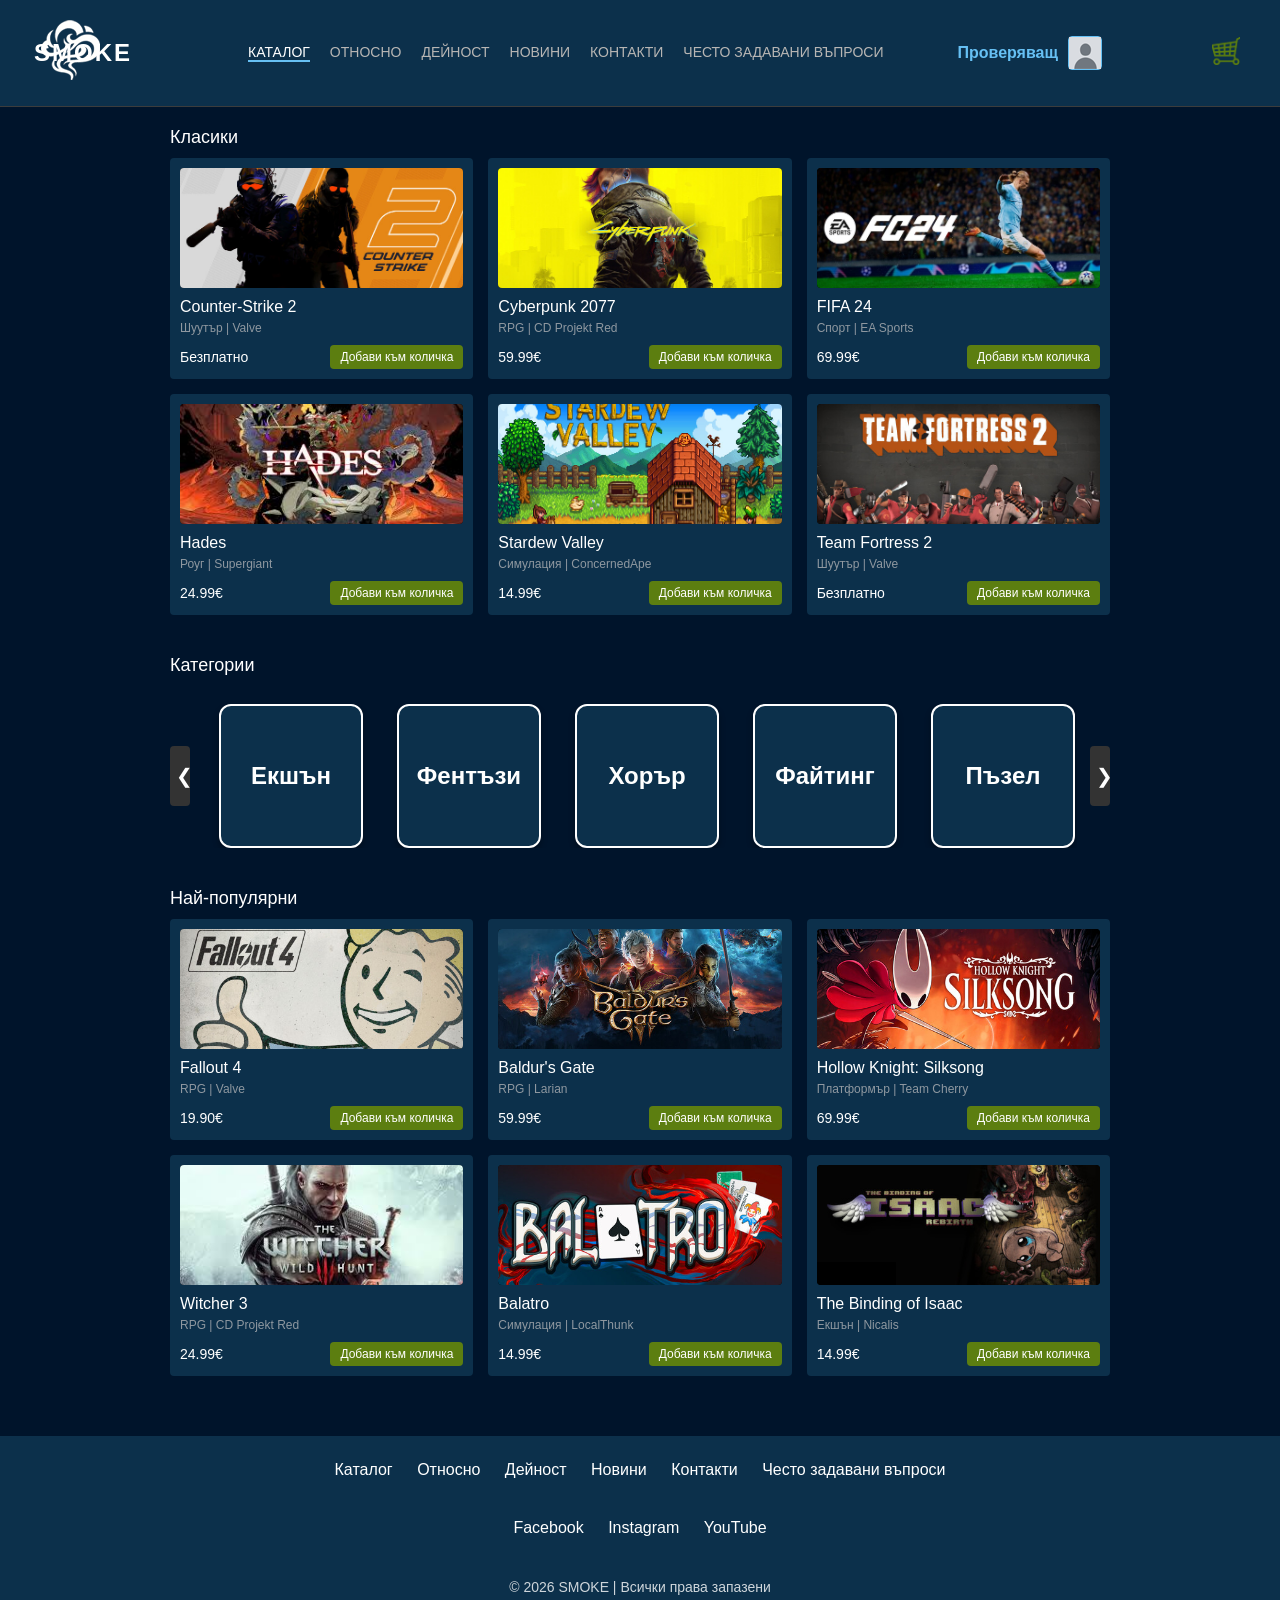
<file: index.html>
<!DOCTYPE html>
<html lang="bg">
<head>
    <meta charset="UTF-8">
    <title>SMOKE - Каталог</title>

    <meta name="description" content="Купи най-новите PC игри и лицензионни ключове за Steam и Epic Games на ниски цени. Моментална доставка и гаранция от SMOKE.">
    <meta name="keywords" content="игри, евтини игри, pc gaming, дигитална дистрибуция, smoke магазин">
    <meta name="author" content="SMOKE Team">

    <meta name="viewport" content="width=device-width, initial-scale=1.0">

    <link rel="stylesheet" href="styles.css">
    <link rel="icon" type="image/x-icon" href="icon.ico">
    
</head>
<body>

    <div class="header">
        <a href="index.html"><div class="logo"><img src="logo.png" alt="logo"></div></a>
        <a href="index.html"><div class="logo" style="margin-left: -140px;">SMOKE</div></a>
        <div class="nav">
            <a href="index.html" style="color:#fff; border-bottom: 2px solid #66c0f4;">Каталог</a>
            <a href="about.html">Относно</a>
            <a href="activity.html">Дейност</a>
            <a href="news.html">Новини</a>
            <a href="contacts.html">Контакти</a>
            <a href="faq.html">Често задавани въпроси</a>
        </div>
        <div class="user-profile">
            <span>Проверяващ</span> 
            <div class="avatar"><img src="user.png"></div>
            <a href="" class="cart"><img style="height: 28px; width: 28px;" src="cart.png"></a>
        </div>
    </div>

    <div class="container">

        <div class="section-title">Класики</div>
        <div class="game-grid">
            
            <div class="card">
                <div class="card-img"><img src="cs2.jpg" style="width: 100%; height: 100%; object-fit: cover; border-radius: 4px;"></div>
                <div class="card-title">Counter-Strike 2</div>
                <div class="card-genre">Шуутър | Valve</div>
                <div class="price-row">
                    <div class="price">Безплатно</div>
                    <button class="buy-btn">Добави към количка</button>
                </div>
            </div>

            <div class="card">
                <div class="card-img"><img src="cb.jpg" alt="Cyberpunk 2077 Picture" style="width: 100%; height: 100%; object-fit: cover; border-radius: 4px;"></div>
                <div class="card-title">Cyberpunk 2077</div>
                <div class="card-genre">RPG | CD Projekt Red</div>
                <div class="price-row">
                    <div class="price">59.99€</div>
                    <button class="buy-btn">Добави към количка</button>
                </div>
            </div>

            <div class="card">
                <div class="card-img"><img src="fi.jpg" alt="FIFA24 Picture" style="width: 100%; height: 100%; object-fit: cover; border-radius: 4px;"></div>
                <div class="card-title">FIFA 24</div>
                <div class="card-genre">Спорт | EA Sports</div>
                <div class="price-row">
                    <div class="price">69.99€</div>
                    <button class="buy-btn">Добави към количка</button>
                </div>
            </div>

             <div class="card">
                <div class="card-img"><img src="hades.jpg" alt="Hades Picture" style="width: 100%; height: 100%; object-fit: cover; border-radius: 4px;"></div>
                <div class="card-title">Hades</div>
                <div class="card-genre">Роуг | Supergiant</div>
                <div class="price-row">
                    <div class="price">24.99€</div>
                    <button class="buy-btn">Добави към количка</button>
                </div>
            </div>

             <div class="card">
                <div class="card-img"><img src="st.jpg" alt="Stardew Valley Picture" style="width: 100%; height: 100%; object-fit: cover; border-radius: 4px;"></div>
                <div class="card-title">Stardew Valley</div>
                <div class="card-genre">Симулация | ConcernedApe</div>
                <div class="price-row">
                    <div class="price">14.99€</div>
                    <button class="buy-btn">Добави към количка</button>
                </div>
            </div>

            <div class="card">
                <div class="card-img"><img src="tf.jpg" alt="Team Fortress 2 Picture" style="width: 100%; height: 100%; object-fit: cover; border-radius: 4px;"></div>
                <div class="card-title">Team Fortress 2</div>
                <div class="card-genre">Шуутър | Valve</div>
                <div class="price-row">
                    <div class="price">Безплатно</div>
                    <button class="buy-btn">Добави към количка</button>
                </div>
            </div>

        </div>
    </div>

<div class="container">
    <div class="section-title">Категории</div><br>
    <div class="slider-wrapper">
      <button class="nav-btn" onclick="slide(-1)">&#10094;</button>
      <div class="slider-track" id="track">
        <a href="" class="card-category" style="background-size: cover; background-position: center; color: white; border: 2px solid #fff;">
             <p>Екшън</p>
        </a>

        <a href="" class="card-category" style="background-color: #0c304b; color: white; border: 2px solid #fff;">
            <p>Фентъзи</p>
        </a>

        <a href="" class="card-category" style="background-color: #0c304b; color: rgb(255, 255, 255); border: 2px solid #fff;">
            <p>Хорър</p>
        </a>

        <a href="" class="card-category" style="background-color: #0c304b; color: rgb(255, 255, 255); border: 2px solid #fff;">
            <p>Файтинг</p>
        </a>

        <a href="" class="card-category" style="background-color: #0c304b; color: rgb(255, 255, 255); border: 2px solid #fff;">
            <p>Пъзел</p>
        </a>

        <a href="" class="card-category" style="background-color: #0c304b; color: rgb(255, 255, 255); border: 2px solid #fff;">
            <p>Стратегия</p>
        </a>

        <a href="" class="card-category" style="background-color: #0c304b; color: rgb(255, 255, 255); border: 2px solid #fff;">
            <p>Състезание</p>
        </a>

        <a href="" class="card-category" style="background-color: #0c304b; color: rgb(255, 255, 255); border: 2px solid #fff;">
            <p>Спорт</p>
        </a>

        <a href="" class="card-category" style="background-color: #0c304b; color: white; border: 2px solid #fff;">
            <p>Шуутър</p>
        </a>

        <a href="" class="card-category" style="background-color: #0c304b; color: white; border: 2px solid #fff;">
            <p>MOBA</p>
        </a>

        <a href="" class="card-category" style="background-color: #0c304b; color: rgb(255, 255, 255); border: 2px solid #fff;">
            <p>FPS</p>
        </a>

        <a href="" class="card-category" style="background-color: #0c304b; color: rgb(255, 255, 255); border: 2px solid #fff;">
            <p>RPG</p>
        </a>
      </div>
      <button class="nav-btn" onclick="slide(1)">&#10095;</button>
    </div>
  </div>
        <div class="container">
        <div class="section-title">Най-популярни</div>
        <div class="game-grid">
            
            <div class="card">
                <div class="card-img"><img src="fall.jpg" alt="Fallout 4 Picture" style="width: 100%; height: 100%; object-fit: cover; border-radius: 4px;"></div>
                <div class="card-title">Fallout 4</div>
                <div class="card-genre">RPG | Valve</div>
                <div class="price-row">
                    <div class="price">19.90€</div>
                    <button class="buy-btn">Добави към количка</button>
                </div>
            </div>

            <div class="card">
                <div class="card-img"><img src="bal.jpg" alt="Baldur's Gate Picture" style="width: 100%; height: 100%; object-fit: cover; border-radius: 4px;"></div>
                <div class="card-title">Baldur's Gate</div>
                <div class="card-genre">RPG | Larian</div>
                <div class="price-row">
                    <div class="price">59.99€</div>
                    <button class="buy-btn">Добави към количка</button>
                </div>
            </div>

            <div class="card">
                <div class="card-img"> <img src="hol.jpg" alt="Hollow Knight Picture" style="width: 100%; height: 100%; object-fit: cover; border-radius: 4px;"></div>
                <div class="card-title">Hollow Knight: Silksong</div>
                <div class="card-genre">Платформър | Team Cherry</div>
                <div class="price-row">
                    <div class="price">69.99€</div>
                    <button class="buy-btn">Добави към количка</button>
                </div>
            </div>

             <div class="card">
                <div class="card-img"><img src="wi.jpg" alt="Witcher 3 Picture" style="width: 100%; height: 100%; object-fit: cover; border-radius: 4px;"></div>
                <div class="card-title">Witcher 3</div>
                <div class="card-genre">RPG | CD Projekt Red</div>
                <div class="price-row">
                    <div class="price">24.99€</div>
                    <button class="buy-btn">Добави към количка</button>
                </div>
            </div>

             <div class="card">
                <div class="card-img"><img src="bala.jpg" alt="Balatro Picture" style="width: 100%; height: 100%; object-fit: cover; border-radius: 4px;"></div>
                <div class="card-title">Balatro</div>
                <div class="card-genre">Симулация | LocalThunk</div>
                <div class="price-row">
                    <div class="price">14.99€</div>
                    <button class="buy-btn">Добави към количка</button>
                </div>
            </div>

            <div class="card">
                <div class="card-img"><img src="bin.jpg" alt="The Binding of Isaac Picture" style="width: 100%; height: 100%; object-fit: cover; border-radius: 4px;"></div>
                <div class="card-title">The Binding of Isaac</div>
                <div class="card-genre">Екшън | Nicalis</div>
                <div class="price-row">
                    <div class="price">14.99€</div>
                    <button class="buy-btn">Добави към количка</button>
                </div>
            </div>

        </div>
    </div>



<div id="footer">
        <div class="footer-links">
    <a href="index.html">Каталог</a>
    <a href="about.html">Относно</a>
    <a href="activity.html">Дейност</a>
    <a href="news.html">Новини</a>
    <a href="contacts.html">Контакти</a>
    <a href="faq.html">Често задавани въпроси</a>
  </div>
  <div class="footer-social">
    <a href="" target="_blank">Facebook</a>
    <a href="" target="_blank">Instagram</a>
    <a href="" target="_blank">YouTube</a>
  </div>
<br>
  <p class="footer-copy">© 2026 SMOKE | Всички права запазени</p>
    </div>

    </div>
<script>
  function slide(direction) {
    const track = document.getElementById('track');
    const cardWidth = track.querySelector('.card-category').offsetWidth + 20;
    
    track.scrollLeft += direction * cardWidth;
  }
</script>

</body>
</html>
</file>
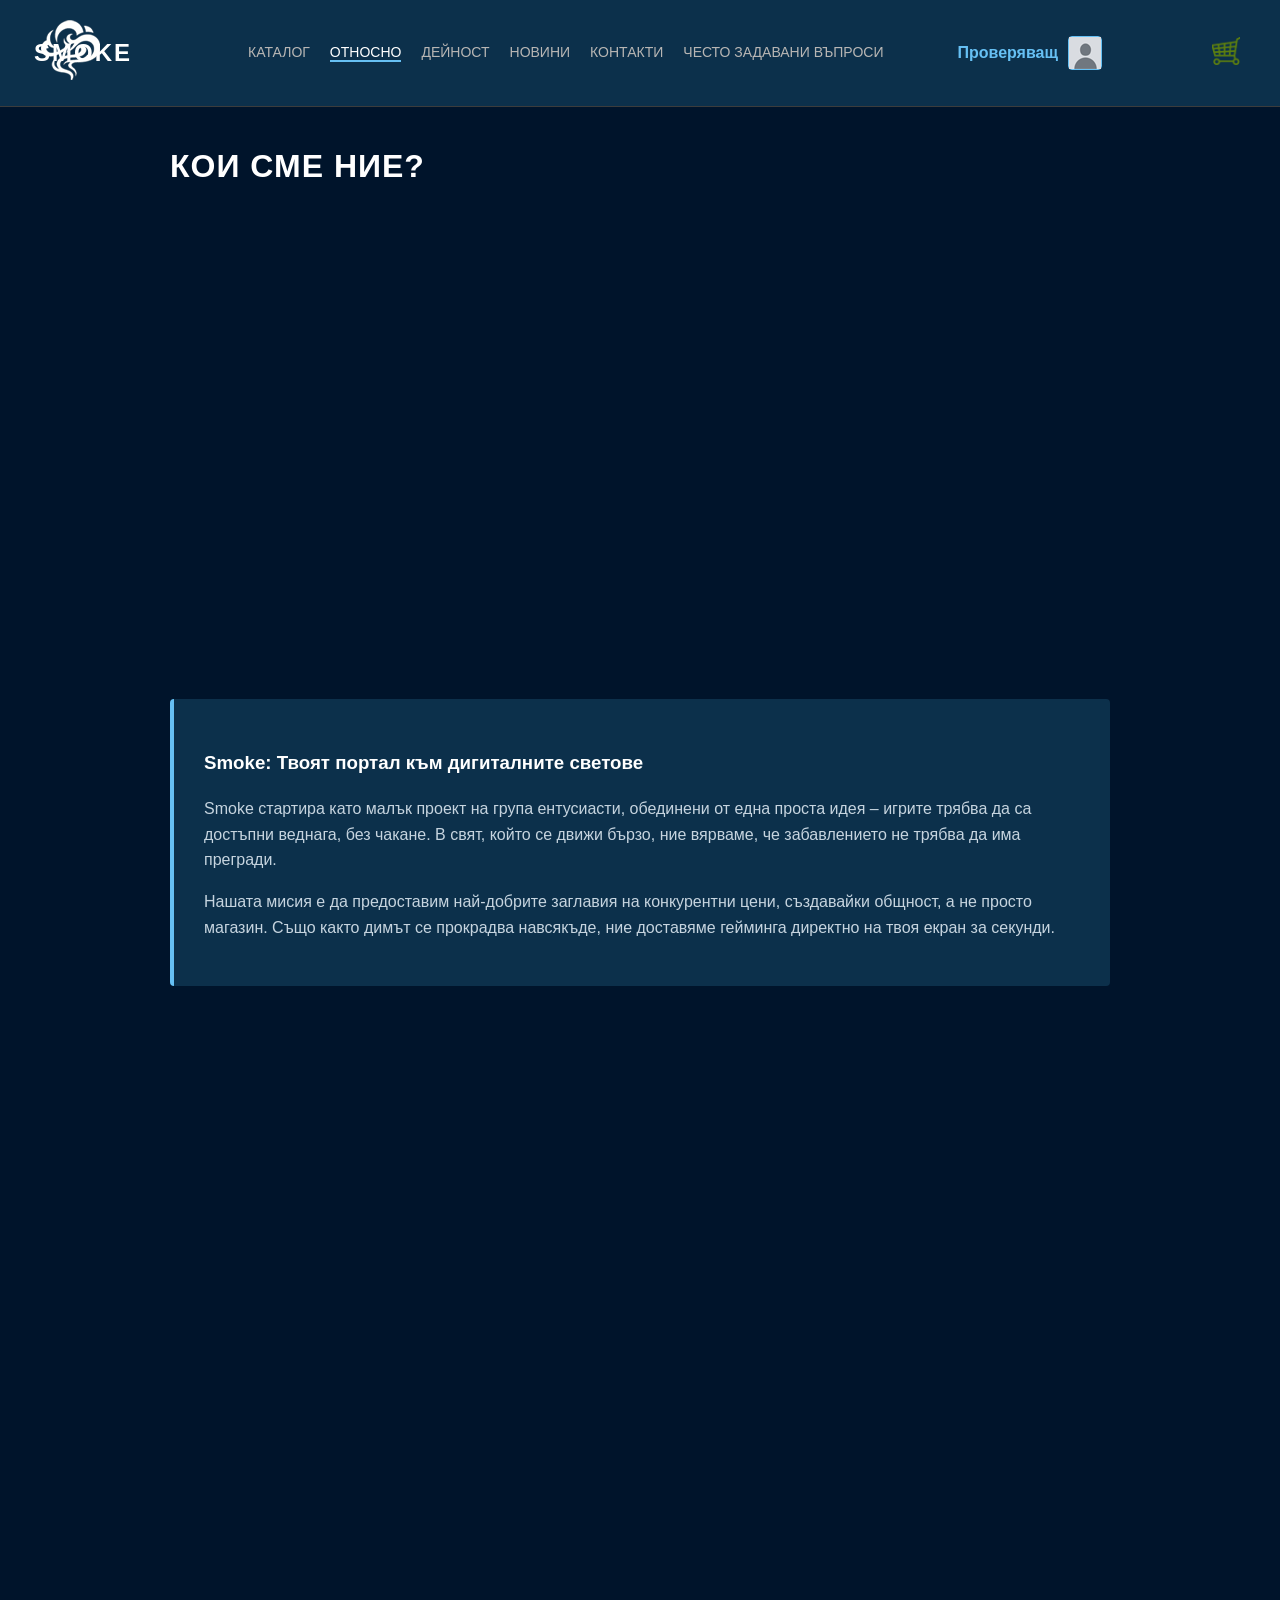
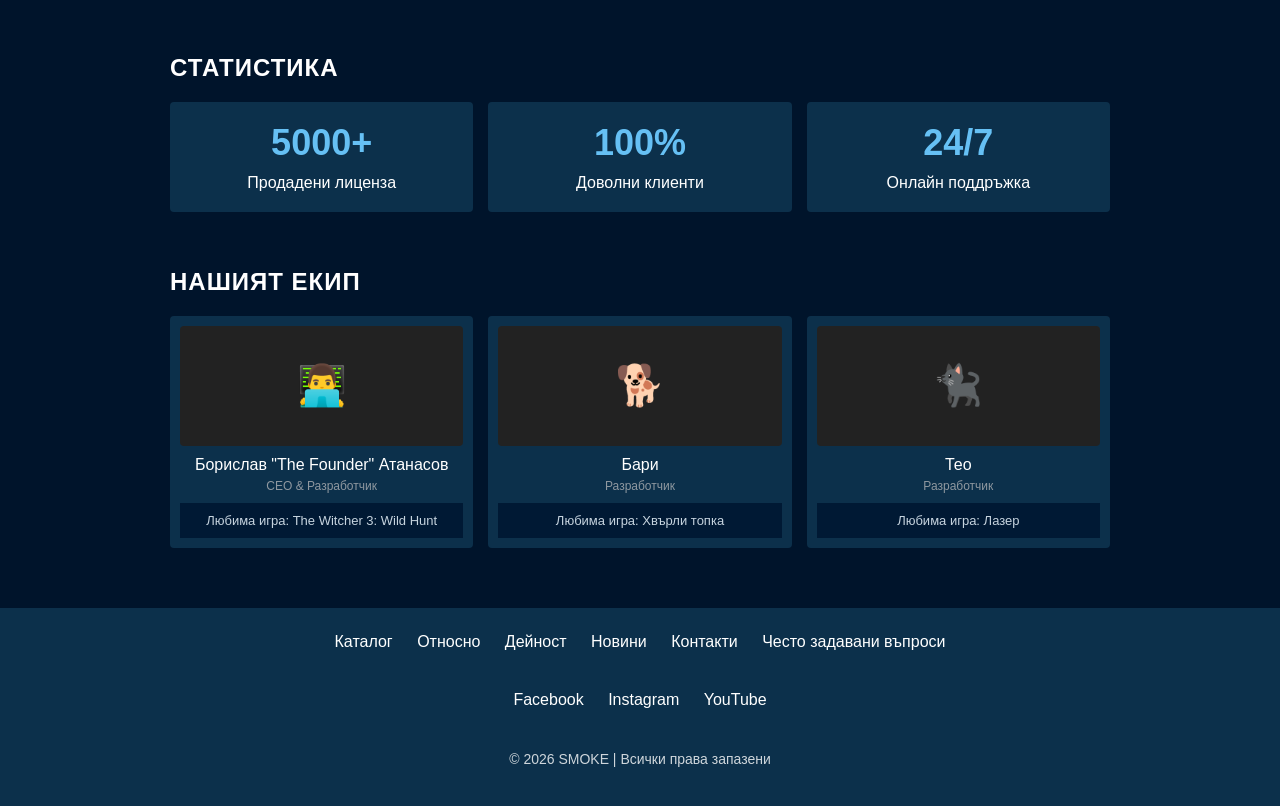
<file: about.html>
<!DOCTYPE html>
<html lang="bg">
<head>
    <meta charset="UTF-8">
    <title>SMOKE - Относно</title>

    <meta name="description" content="Запознай се със света на Smoke">
    <meta name="keywords" content="игри, евтини игри, pc gaming, дигитална дистрибуция, smoke магазин">
    <meta name="author" content="SMOKE Team">

    <meta name="viewport" content="width=device-width, initial-scale=1.0">

    <link rel="stylesheet" href="styles.css">
    <link rel="icon" type="image/x-icon" href="icon.ico">
    
</head>
<body>

    <div class="header">
        <a href="index.html"><div class="logo"><img src="logo.png" alt="logo"></div></a>
        <a href="index.html"><div class="logo" style="margin-left: -140px;">SMOKE</div></a>
        <div class="nav">
            <a href="index.html">Каталог</a>
            <a href="about.html" style="color:#fff; border-bottom: 2px solid #66c0f4;">Относно</a>
            <a href="activity.html">Дейност</a>
            <a href="news.html">Новини</a>
            <a href="contacts.html">Контакти</a>
            <a href="faq.html">Често задавани въпроси</a>
        </div>
        <div class="user-profile">
            <span>Проверяващ</span> 
            <div class="avatar"><img src="user.png" alt="User profile picture"></div>
            <a href="" class="cart"><img style="height: 28px; width: 28px;" src="cart.png"></a>
        </div>
    </div>

    <div class="container">
        <h1>Кои сме ние?</h1>
        <video autoplay muted loop playsinline width="940">
  <source src="video1.mp4" type="video/mp4">
  Your browser does not support the video tag.
</video><br><br>
        <div class="about-text">
            <h3 style="color: #fff">Smoke: Твоят портал към дигиталните светове</h3>
            <p>
                Smoke стартира като малък проект на група ентусиасти, обединени от една проста идея – игрите трябва да са достъпни веднага, без чакане. 
                В свят, който се движи бързо, ние вярваме, че забавлението не трябва да има прегради.
            </p>
            <p>
                Нашата мисия е да предоставим най-добрите заглавия на конкурентни цени, създавайки общност, а не просто магазин. 
                Също както димът се прокрадва навсякъде, ние доставяме гейминга директно на твоя екран за секунди.
            </p>
        </div>

<iframe src="https://docs.google.com/presentation/d/e/2PACX-1vQA3_84c191bV3ej3XjlCXEUYT6vuLKNy9pC8EkboIQ1m_aHqtC5qU7Yri4-mxs0CK-CEt-js0Pf-5b/pubembed?start=false&loop=false&delayms=3000"
 frameborder="0" width="940" height="568" ></iframe><br><br><br>

        <h2>Статистика</h2>
        <div class="game-grid">
            <div class="card">
                <div class="big-stat">5000+</div>
                <div class="stat-label">Продадени лиценза</div>
            </div>
            <div class="card">
                <div class="big-stat">100%</div>
                <div class="stat-label">Доволни клиенти</div>
            </div>
            <div class="card">
                <div class="big-stat">24/7</div>
                <div class="stat-label">Онлайн поддръжка</div>
            </div>
        </div>

        <br><br>

        <h2>Нашият Екип</h2>
        <div class="game-grid">
            
            <div class="card">
                <div class="card-img" style="background: #222; font-size: 40px;">👨‍💻</div>
                <div class="card-title" style="text-align: center;">Борислав "The Founder" Атанасов</div>
                <div class="card-genre" style="text-align: center;">CEO & Разработчик</div>
                <div class="info" style="padding: 10px; font-size: 13px;">
                    Любима игра: The Witcher 3: Wild Hunt
                </div>
            </div>
            <div class="card">
                <div class="card-img" style="background: #222; font-size: 40px;">🐕</div>
                <div class="card-title" style="text-align: center;">Бари</div>
                <div class="card-genre" style="text-align: center;">Разработчик</div>
                <div class="info" style="padding: 10px; font-size: 13px;">
                    Любима игра: Хвърли топка
                </div>
            </div>
            <div class="card">
                <div class="card-img" style="background: #222; font-size: 40px;">🐈‍⬛</div>
                <div class="card-title" style="text-align: center;">Тео</div>
                <div class="card-genre" style="text-align: center;">Разработчик</div>
                <div class="info" style="padding: 10px; font-size: 13px;">
                    Любима игра: Лазер
                </div>
            </div>

          
    </div>
    </div>
<div id="footer">
        <div class="footer-links">
    <a href="index.html">Каталог</a>
    <a href="about.html">Относно</a>
    <a href="activity.html">Дейност</a>
    <a href="news.html">Новини</a>
    <a href="contacts.html">Контакти</a>
    <a href="faq.html">Често задавани въпроси</a>
  </div>
  <div class="footer-social">
    <a href="" target="_blank">Facebook</a>
    <a href="" target="_blank">Instagram</a>
    <a href="" target="_blank">YouTube</a>
  </div>
<br>
  <p class="footer-copy">© 2026 SMOKE | Всички права запазени</p>
    </div>

    </div>

</body>
</html>
</file>
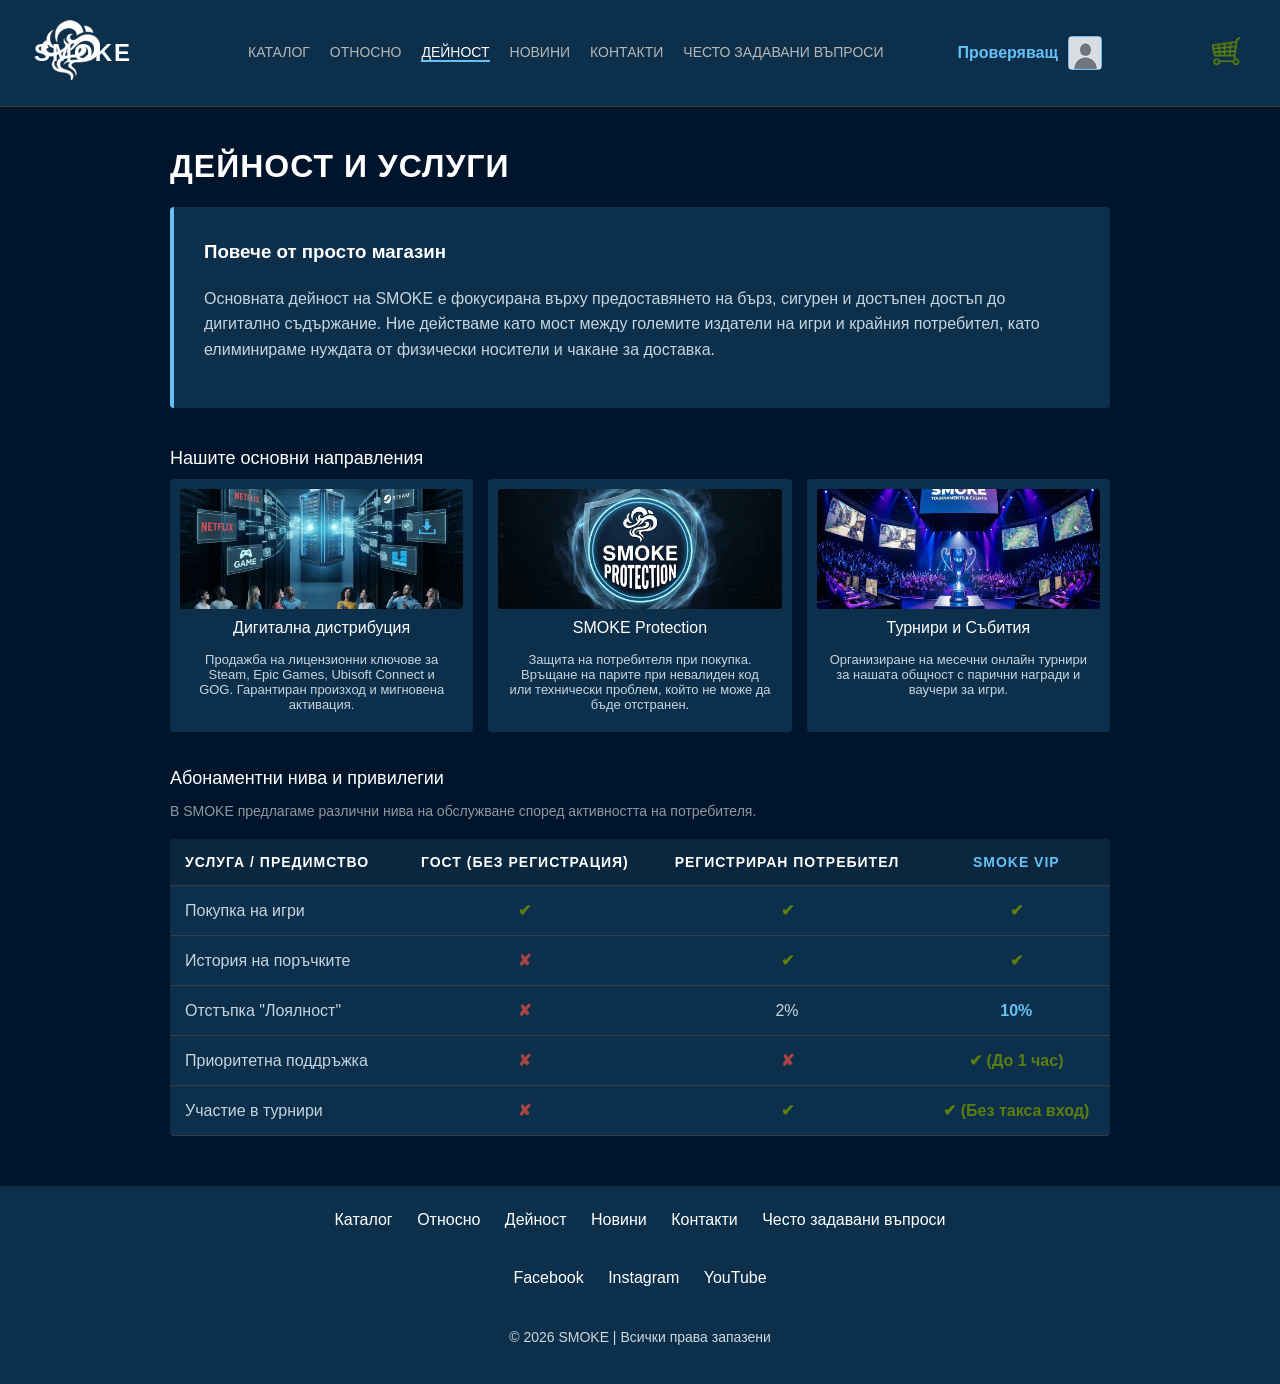
<file: activity.html>
<!DOCTYPE html>
<html lang="bg">
<head>
    <meta charset="UTF-8">
    <title>SMOKE - Дейност</title>

    <meta name="description" content="Всичко най-важно за дейността на Smoke.">
    <meta name="keywords" content="игри, евтини игри, pc gaming, дигитална дистрибуция, smoke магазин">
    <meta name="author" content="SMOKE Team">

    <meta name="viewport" content="width=device-width, initial-scale=1.0">

    <link rel="icon" type="image/x-icon" href="icon.ico">
    <link rel="stylesheet" href="styles.css">
</head>
<body>

    <div class="header">
        <a href="index.html"><div class="logo"><img src="logo.png" alt="logo"></div></a>
        <a href="index.html"><div class="logo" style="margin-left: -140px;">SMOKE</div></a>
        <div class="nav">
            <a href="index.html">Каталог</a>
            <a href="about.html">Относно</a>
            <a href="activity.html" style="color:#fff; border-bottom: 2px solid #66c0f4;">Дейност</a>
            <a href="news.html">Новини</a>
            <a href="contacts.html">Контакти</a>
            <a href="faq.html">Често задавани въпроси</a>
        </div>
        <div class="user-profile">
            <span>Проверяващ</span> 
            <div class="avatar"><img src="user.png"></div>
            <a href="" class="cart"><img style="height: 28px; width: 28px;" src="cart.png"></a>
        </div>
    </div>

   <div class="container">
        
        <h1>Дейност и Услуги</h1>
        
        <div class="about-text">
            <h3 style="color: #fff; margin-top: 0;">Повече от просто магазин</h3>
            <p>
                Основната дейност на SMOKE е фокусирана върху предоставянето на бърз, сигурен и достъпен достъп до дигитално съдържание. Ние действаме като мост между големите издатели на игри и крайния потребител, като елиминираме нуждата от физически носители и чакане за доставка.
            </p>
        </div>

        <div class="section-title">Нашите основни направления</div>
        <div class="game-grid">
            
            <div class="card" style="cursor: default;">
                <div class="card-img"><img src="distr.jpg" alt="Описателна снимка на дигитална дистрибуция" style="width: 100%; height: 100%; object-fit: cover; border-radius: 4px;"></div>
                <div class="card-title" style="text-align: center;">Дигитална дистрибуция</div>
                <div class="info" style="padding: 10px; font-size: 13px; text-align: center; background: transparent;">
                    Продажба на лицензионни ключове за Steam, Epic Games, Ubisoft Connect и GOG. Гарантиран произход и мигновена активация.
                </div>
            </div>

            <div class="card" style="cursor: default;">
                <div class="card-img"><img src="smokeprot.jpg" alt="Лого на системата Smoke Protection" style="width: 100%; height: 100%; object-fit: cover; border-radius: 4px;"></div>
                <div class="card-title" style="text-align: center;">SMOKE Protection</div>
                <div class="info" style="padding: 10px; font-size: 13px; text-align: center; background: transparent;">
                    Защита на потребителя при покупка. Връщане на парите при невалиден код или технически проблем, който не може да бъде отстранен.
                </div>
            </div>

            <div class="card" style="cursor: default;">
                <div class="card-img"><img src="tour.jpg" alt="Снимка от турнирите организирани от Smoke" style="width: 100%; height: 100%; object-fit: cover; border-radius: 4px;"></div>
                <div class="card-title" style="text-align: center;">Турнири и Събития</div>
                <div class="info" style="padding: 10px; font-size: 13px; text-align: center; background: transparent;">
                    Организиране на месечни онлайн турнири за нашата общност с парични награди и ваучери за игри.
                </div>
            </div>
        </div>

        <br><br>

        <div class="section-title">Абонаментни нива и привилегии</div>
        <p style="color: #8f98a0; font-size: 14px; margin-bottom: 15px;">
            В SMOKE предлагаме различни нива на обслужване според активността на потребителя.
        </p>
        
        <table style="margin-bottom: -10px;">
            <thead>
                <tr>
                    <th style="text-align: left;">Услуга / Предимство</th>
                    <th>Гост (Без регистрация)</th>
                    <th>Регистриран потребител</th>
                    <th style="color: #66c0f4;">SMOKE VIP</th>
                </tr>
            </thead>
            <tbody>
                <tr>
                    <td style="text-align: left;">Покупка на игри</td>
                    <td class="check">✔</td>
                    <td class="check">✔</td>
                    <td class="check">✔</td>
                </tr>
                <tr>
                    <td style="text-align: left;">История на поръчките</td>
                    <td class="cross">✘</td>
                    <td class="check">✔</td>
                    <td class="check">✔</td>
                </tr>
                <tr>
                    <td style="text-align: left;">Отстъпка "Лоялност"</td>
                    <td class="cross">✘</td>
                    <td>2%</td>
                    <td style="color: #66c0f4; font-weight: bold;">10%</td>
                </tr>
                <tr>
                    <td style="text-align: left;">Приоритетна поддръжка</td>
                    <td class="cross">✘</td>
                    <td class="cross">✘</td>
                    <td class="check">✔ (До 1 час)</td>
                </tr>
                <tr>
                    <td style="text-align: left;">Участие в турнири</td>
                    <td class="cross">✘</td>
                    <td class="check">✔</td>
                    <td class="check">✔ (Без такса вход)</td>
                </tr>
            </tbody>
        </table>

        </div>
    </div>



<div id="footer">
        <div class="footer-links">
    <a href="index.html">Каталог</a>
    <a href="about.html">Относно</a>
    <a href="activity.html">Дейност</a>
    <a href="news.html">Новини</a>
    <a href="contacts.html">Контакти</a>
    <a href="faq.html">Често задавани въпроси</a>
  </div>
  <div class="footer-social">
    <a href="" target="_blank">Facebook</a>
    <a href="" target="_blank">Instagram</a>
    <a href="" target="_blank">YouTube</a>
  </div>
<br>
  <p class="footer-copy">© 2026 SMOKE | Всички права запазени</p>
    </div>

    </div>
</body>
</html>
</file>
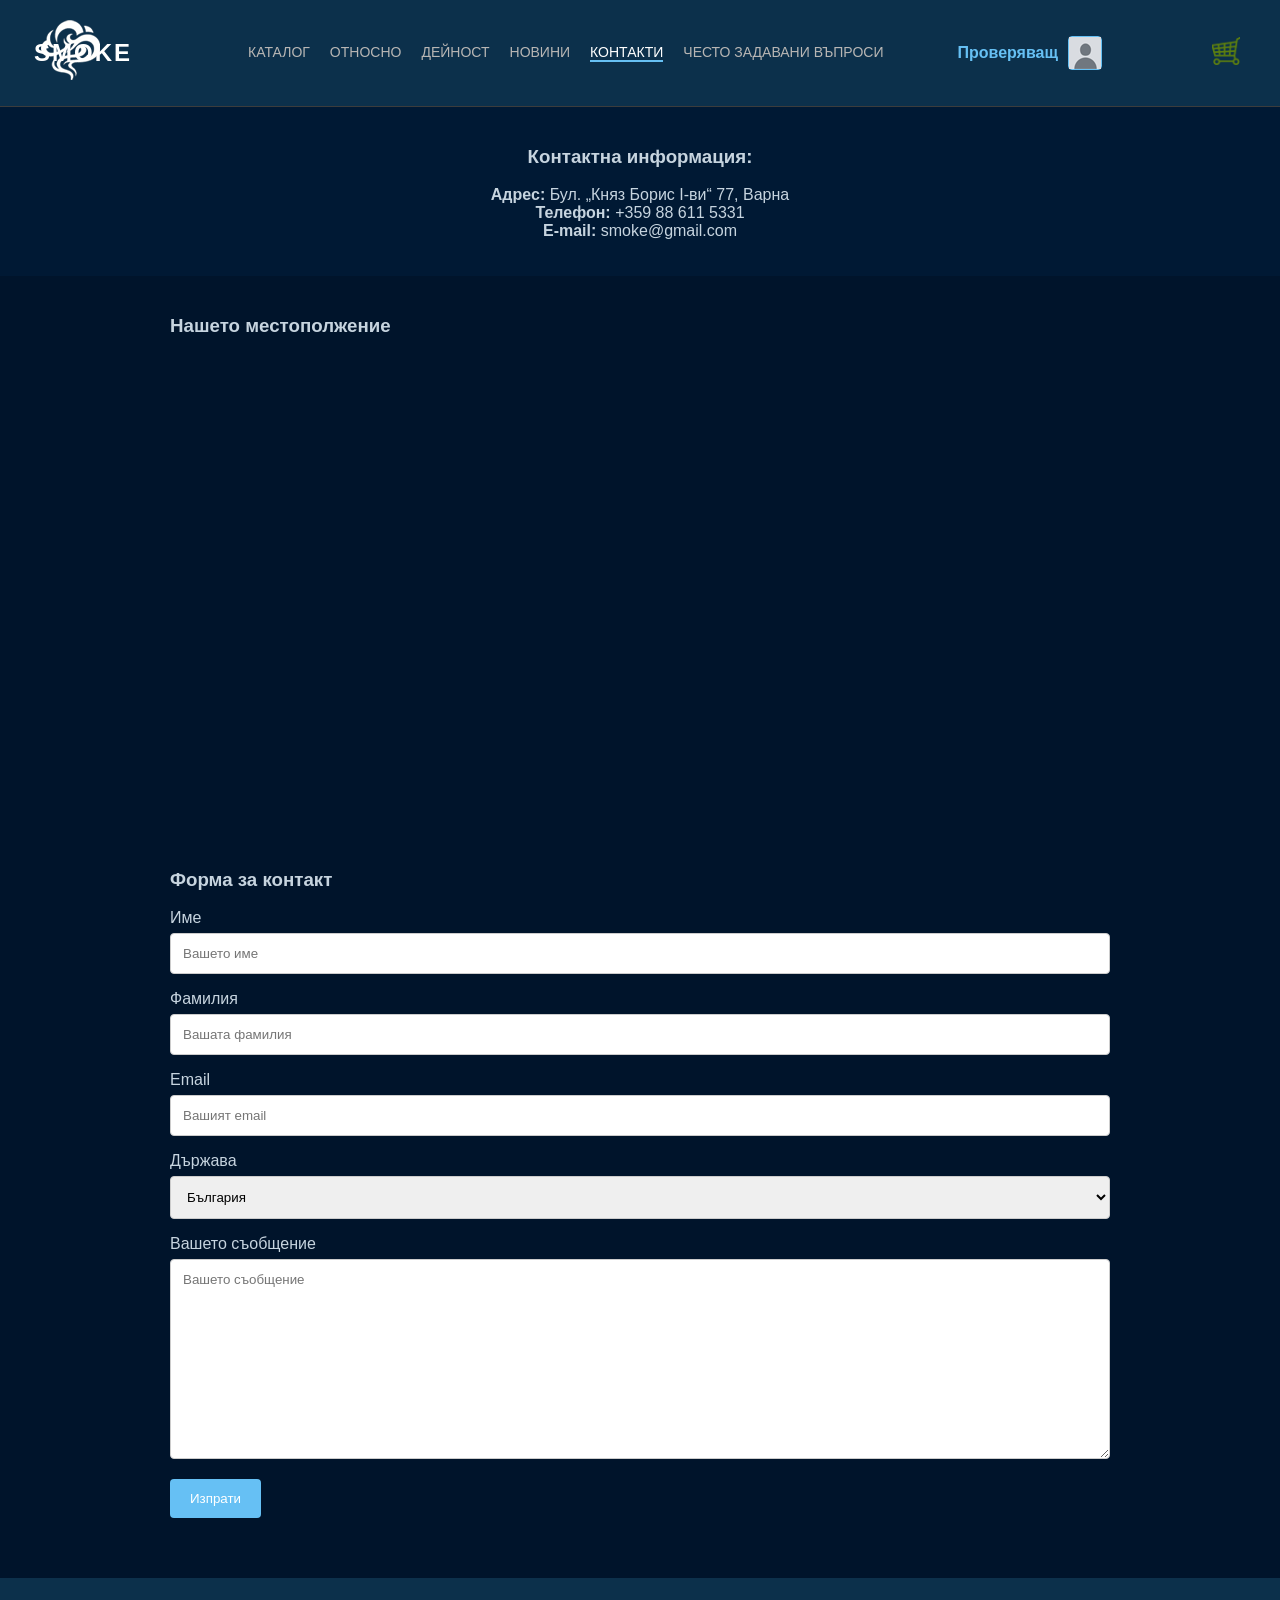
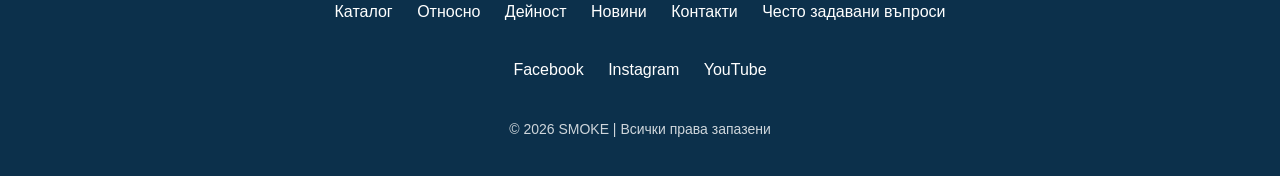
<file: contacts.html>
<!DOCTYPE html>
<html lang="bg">
<head>
    <meta charset="UTF-8">
    <title>SMOKE - Контакти</title>

    <meta name="description" content="Ако искаш да се свържеш със Smoke си попаднал на правилното място">
    <meta name="keywords" content="игри, евтини игри, pc gaming, дигитална дистрибуция, smoke магазин">
    <meta name="author" content="SMOKE Team">

    <meta name="viewport" content="width=device-width, initial-scale=1.0">

    <link rel="stylesheet" href="styles.css">
    <link rel="icon" type="image/x-icon" href="icon.ico">
</head>
<body>

    <div class="header">
        <a href="index.html"><div class="logo"><img src="logo.png" alt="logo"></div></a>
        <a href="index.html"><div class="logo" style="margin-left: -140px;">SMOKE</div></a>
        <div class="nav">
            <a href="index.html">Каталог</a>
            <a href="about.html">Относно</a>
            <a href="activity.html">Дейност</a>
            <a href="news.html">Новини</a>
            <a href="contacts.html" style="color:#fff; border-bottom: 2px solid #66c0f4;">Контакти</a>
            <a href="faq.html">Често задавани въпроси</a>
        </div>
        <div class="user-profile">
            <span>Проверяващ</span> 
            <div class="avatar"><img src="user.png"></div>
            <a href="" class="cart"><img style="height: 28px; width: 28px;" src="cart.png"></a>
        </div>
    </div>

<div class="info">
<div class="container">
    <h3 style="font-weight: bold;">Контактна информация:</h3>
    <p style="">
        <b>Адрес:</b> Бул. „Княз Борис I-ви“ 77, Варна<br>
        <b>Телефон:</b> +359 88 611 5331<br>
        <b>E-mail:</b> smoke@gmail.com<br>
    </p>
</div>
</div>

<div class="location">
    <div class="container">
        <h3>Нашето местополжение</h3>
        <iframe src="https://www.google.com/maps/embed?pb=!1m18!1m12!1m3!1d2908.0206137510545!2d27.921026075977576!3d43.20905697112672!2m3!1f0!2f0!3f0!3m2!1i1024!2i768!4f13.1!3m3!1m2!1s0x40a4540939dfa6d5%3A0x3d401ef3c09a59bf!2sUniversity%20of%20Economics%20%E2%80%93%20Varna!5e0!3m2!1sen!2sbg!4v1767636277160!5m2!1sen!2sbg" width="938" height="450" style="border:0; border-radius: 4px;" allowfullscreen="" loading="lazy" referrerpolicy="no-referrer-when-downgrade"></iframe>
    </div>
</div>

    <div class="form">
<div class="container">
<h3>Форма за контакт</h3>
  <form action="#" id="contactForm">
    <label for="fname">Име</label>
    <input type="text" id="fname" name="firstname" placeholder="Вашето име">

    <label for="lname">Фамилия</label>
    <input type="text" id="lname" name="lastname" placeholder="Вашата фамилия">

    <label for="email">Email</label>
    <input type="text" id="email" name="email" placeholder="Вашият email">

    <label for="country">Държава</label>
    <select id="country" name="country">
      <option value="bg">България</option>
      <option value="r">Румъния</option>
      <option value="g">Гърция</option>
      <option value="s">Сърбия</option>
      <option value="t">Турция</option>
      <option value="nm">Северна Македония</option>
    </select>

    <label for="subject">Вашето съобщение</label>
    <textarea id="subject" name="subject" placeholder="Вашето съобщение" style="height:200px; font-family: Arial, Helvetica, sans-serif;"></textarea>

    <input type="submit" value="Изпрати">
  </form>
</div>
    </div>

    <div id="footer">
        <div class="footer-links">
    <a href="index.html">Каталог</a>
    <a href="about.html">Относно</a>
    <a href="activity.html">Дейност</a>
    <a href="news.html">Новини</a>
    <a href="contacts.html">Контакти</a>
    <a href="faq.html">Често задавани въпроси</a>
  </div>
  <div class="footer-social">
    <a href="" target="_blank">Facebook</a>
    <a href="" target="_blank">Instagram</a>
    <a href="" target="_blank">YouTube</a>
  </div>
    <br>
  <p class="footer-copy">© 2026 SMOKE | Всички права запазени</p>
    </div>

    </div>
    
<script>

  document.getElementById('contactForm').addEventListener('submit', function(event) {
        event.preventDefault(); 
        alert("Вашето съобщение беше изпратено успешно!");
        window.location.href = "contacts.html";
    });
</script>


</body>
</html>
</file>
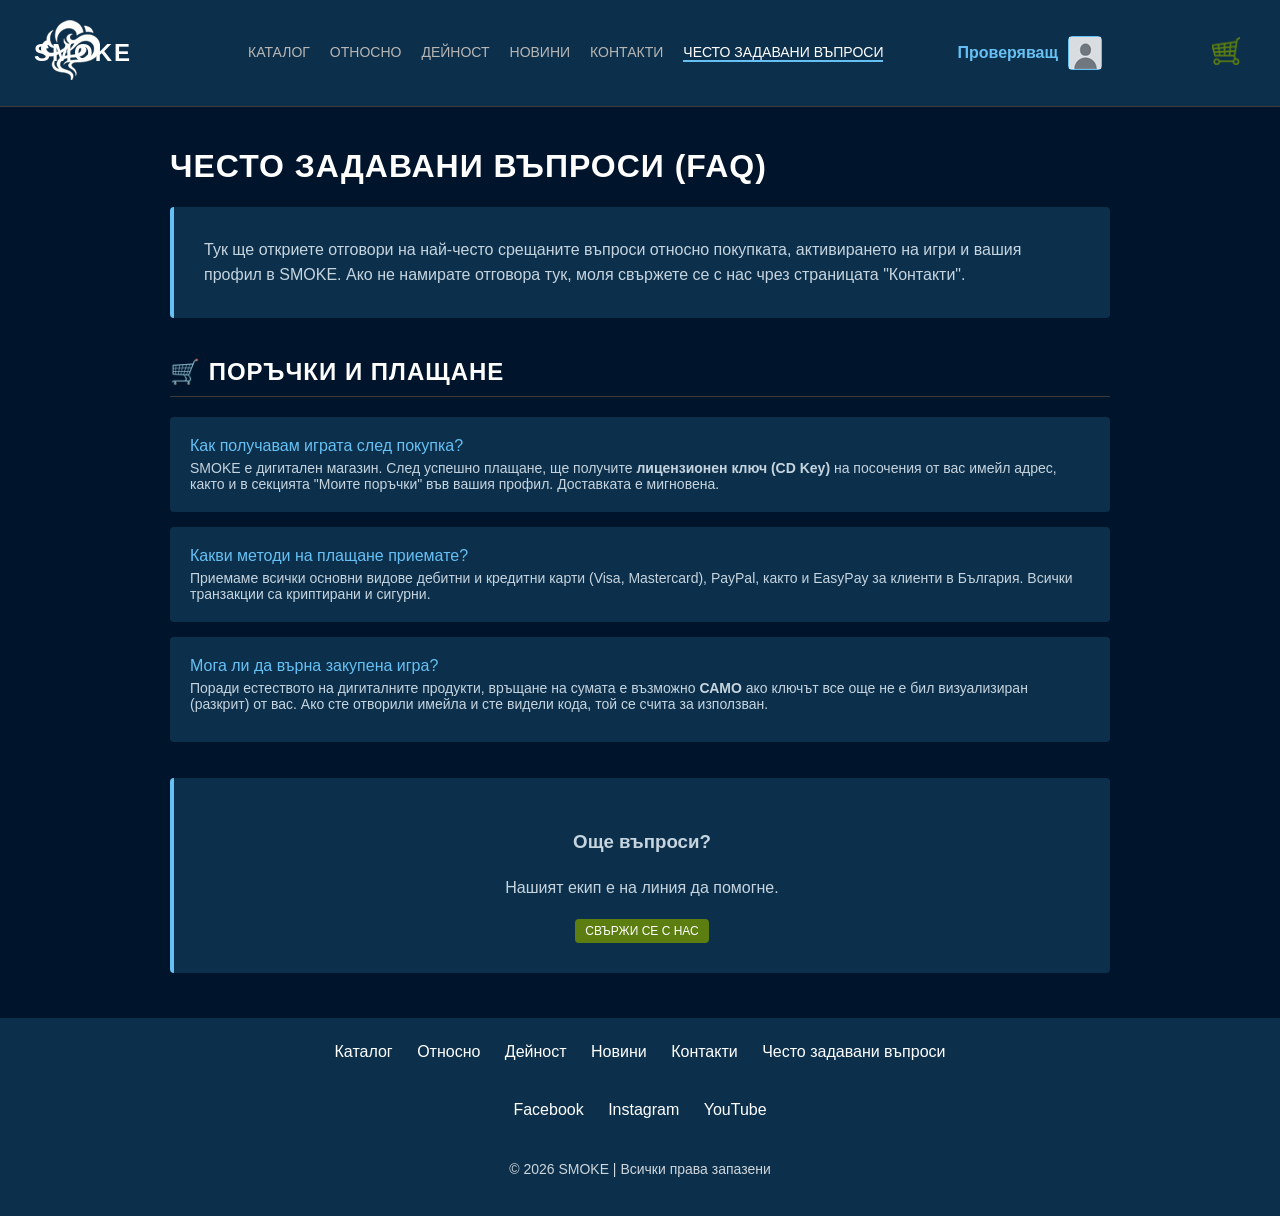
<file: faq.html>
<!DOCTYPE html>
<html lang="bg">
<head>
    <meta charset="UTF-8">
    <title>SMOKE - FAQ</title>

    <meta name="description" content="Ако имаш въпроси за Smoke това е мястото">
    <meta name="keywords" content="игри, евтини игри, pc gaming, дигитална дистрибуция, smoke магазин">
    <meta name="author" content="SMOKE Team">

    <meta name="viewport" content="width=device-width, initial-scale=1.0">

    <link rel="stylesheet" href="styles.css">
    <link rel="icon" type="image/x-icon" href="icon.ico">
</head>
<body>

    <div class="header">
        <a href="index.html"><div class="logo"><img src="logo.png" alt="logo"></div></a>
        <a href="index.html"><div class="logo" style="margin-left: -140px;">SMOKE</div></a>
        <div class="nav">
            <a href="index.html">Каталог</a>
            <a href="about.html">Относно</a>
            <a href="activity.html">Дейност</a>
            <a href="news.html">Новини</a>
            <a href="contacts.html">Контакти</a>
            <a href="faq.html" style="color:#fff; border-bottom: 2px solid #66c0f4;">Често задавани въпроси</a>
        </div>
        <div class="user-profile">
            <span>Проверяващ</span> 
            <div class="avatar"><img src="user.png"></div>
            <a href="" class="cart"><img style="height: 28px; width: 28px;" src="cart.png"></a>
        </div>
    </div>

    <div class="container">
        <h1>Често задавани въпроси (FAQ)</h1>
        
        <div class="about-text">
            Тук ще откриете отговори на най-често срещаните въпроси относно покупката, активирането на игри и вашия профил в SMOKE. Ако не намирате отговора тук, моля свържете се с нас чрез страницата "Контакти".
        </div>

        <h2 style="border-bottom: 1px solid #3c3c3c; padding-bottom: 10px;">🛒 Поръчки и Плащане</h2>
        
        <div class="game-grid" style="grid-template-columns: 1fr;">
            
            <div class="card" style="padding: 20px; cursor: default;">
                <div class="card-title" style="color: #66c0f4;">Как получавам играта след покупка?</div>
                <div class="card-genre" style="font-size: 14px; color: #c6d4df; margin-bottom: 0;">
                    SMOKE е дигитален магазин. След успешно плащане, ще получите <strong>лицензионен ключ (CD Key)</strong> на посочения от вас имейл адрес, както и в секцията "Моите поръчки" във вашия профил. Доставката е мигновена.
                </div>
            </div>

            <div class="card" style="padding: 20px; cursor: default;">
                <div class="card-title" style="color: #66c0f4;">Какви методи на плащане приемате?</div>
                <div class="card-genre" style="font-size: 14px; color: #c6d4df; margin-bottom: 0;">
                    Приемаме всички основни видове дебитни и кредитни карти (Visa, Mastercard), PayPal, както и EasyPay за клиенти в България. Всички транзакции са криптирани и сигурни.
                </div>
            </div>

            <div class="card" style="padding: 20px; cursor: default;">
                <div class="card-title" style="color: #66c0f4;">Мога ли да върна закупена игра?</div>
                <div class="card-genre" style="font-size: 14px; color: #c6d4df;">
                    Поради естеството на дигиталните продукти, връщане на сумата е възможно <strong>САМО</strong> ако ключът все още не е бил визуализиран (разкрит) от вас. Ако сте отворили имейла и сте видели кода, той се счита за използван.
                </div>
            </div>

        </div>

        <br><br>
        
        <div class="about-text" style="text-align: center; margin-bottom: -15px;">
            <h3>Още въпроси?</h3>
            <p>Нашият екип е на линия да помогне.</p>
            <a href="contacts.html"><button class="buy-btn">СВЪРЖИ СЕ С НАС</button></a>
        </div>
    </div>

<div id="footer">
        <div class="footer-links">
    <a href="index.html">Каталог</a>
    <a href="about.html">Относно</a>
    <a href="activity.html">Дейност</a>
    <a href="news.html">Новини</a>
    <a href="contacts.html">Контакти</a>
    <a href="faq.html">Често задавани въпроси</a>
  </div>
  <div class="footer-social">
    <a href="" target="_blank">Facebook</a>
    <a href="" target="_blank">Instagram</a>
    <a href="" target="_blank">YouTube</a>
  </div>
<br>
  <p class="footer-copy">© 2026 SMOKE | Всички права запазени</p>
    </div>

    </div>

</body>
</html>
</file>
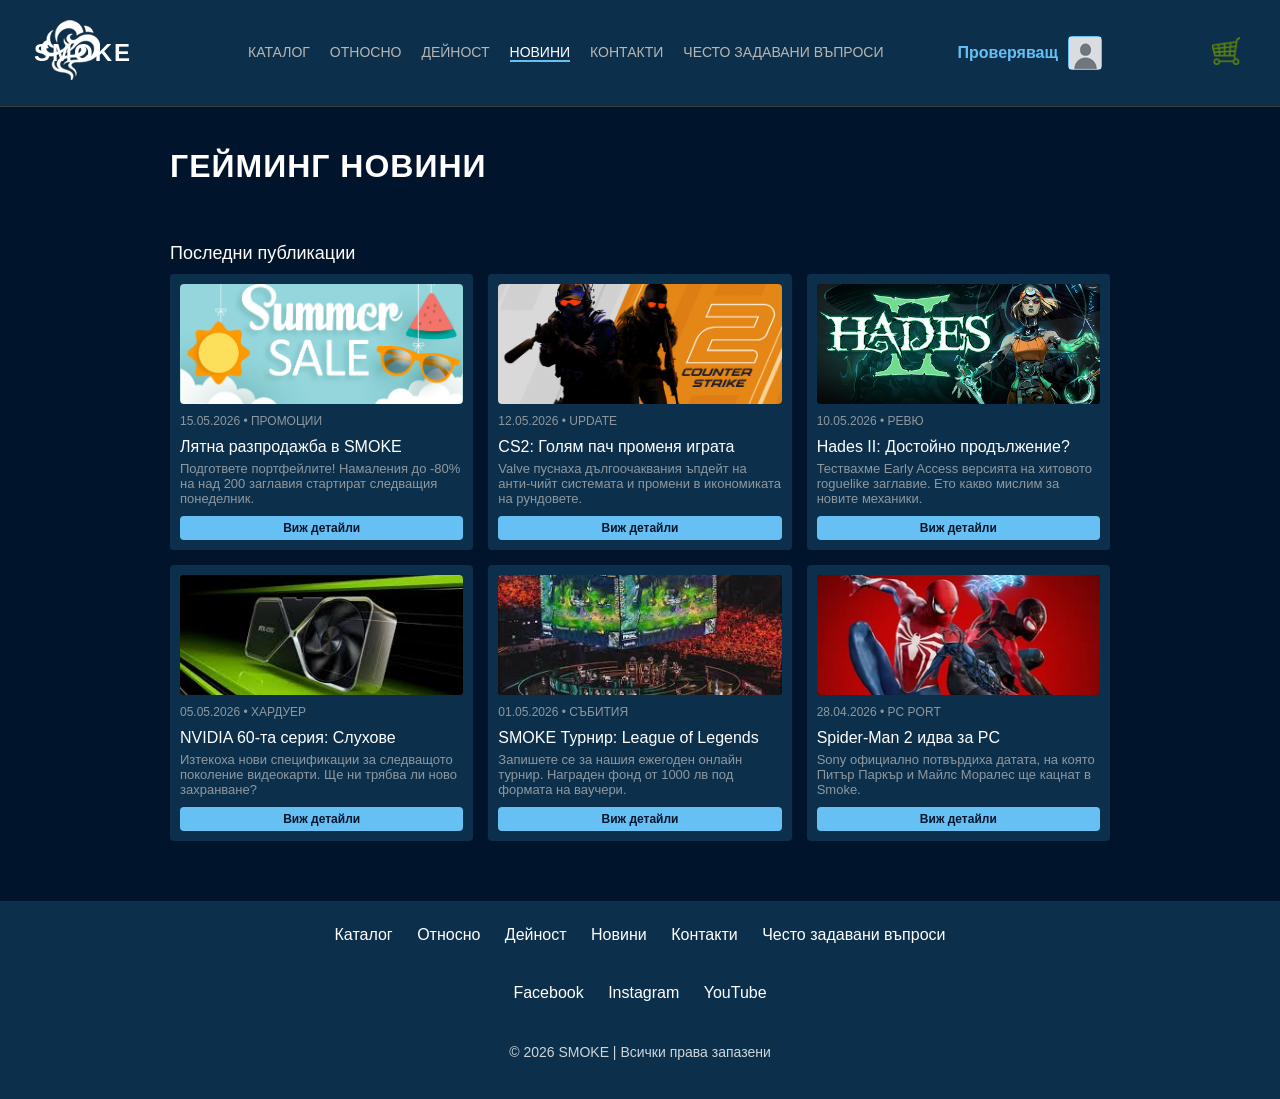
<file: news.html>
<!DOCTYPE html>
<html lang="bg">
<head>
    <meta charset="UTF-8">
    <title>SMOKE - Новини</title>

    <meta name="description" content="Не пропускай новините от света на гейминга със Smoke">
    <meta name="keywords" content="игри, евтини игри, pc gaming, дигитална дистрибуция, smoke магазин">
    <meta name="author" content="SMOKE Team">

    <meta name="viewport" content="width=device-width, initial-scale=1.0">

    <link rel="icon" type="image/x-icon" href="icon.ico">
    <link rel="stylesheet" href="styles.css">
</head>
<body>

    <div class="header">
        <a href="index.html"><div class="logo"><img src="logo.png" alt="logo"></div></a>
        <a href="index.html"><div class="logo" style="margin-left: -140px;">SMOKE</div></a>
        <div class="nav">
            <a href="index.html">Каталог</a>
            <a href="about.html">Относно</a>
            <a href="activity.html">Дейност</a>
            <a href="news.html" style="color:#fff; border-bottom: 2px solid #66c0f4;">Новини</a>
            <a href="contacts.html">Контакти</a>
            <a href="faq.html">Често задавани въпроси</a>
        </div>
        <div class="user-profile">
            <span>Проверяващ</span> 
            <div class="avatar"><img src="user.png"></div>
            <a href="" class="cart"><img style="height: 28px; width: 28px;" src="cart.png"></a>
        </div>
    </div>

        <div class="container">
        
        <h1>Гейминг Новини</h1>
<br><br>
        <div class="section-title">Последни публикации</div>
        
        <div class="game-grid">
            
            <div class="card">
                <div class="card-img"><img src="sum.jpg" alt="Визуализация за лятна разпродажба" style="width: 100%; height: 100%; object-fit: cover; border-radius: 4px;"></div>
                <div class="card-genre">15.05.2026 • ПРОМОЦИИ</div>
                <div class="card-title">Лятна разпродажба в SMOKE</div>
                <div class="info" style="background: transparent; text-align: left; padding: 0; margin-bottom: 10px; font-size: 13px; color: #8f98a0;">
                    Подгответе портфейлите! Намаления до -80% на над 200 заглавия стартират следващия понеделник.
                </div>
                <div class="price-row">
                    <button class="buy-btn" style="background-color: #66c0f4; color: #00142b; font-weight: bold; width: 100%;">Виж детайли</button>
                </div>
            </div>

            <div class="card">
                <div class="card-img"><img src="cs2.jpg" alt="Банер на CS2" style="width: 100%; height: 100%; object-fit: cover; border-radius: 4px;"></div>
                <div class="card-genre">12.05.2026 • UPDATE</div>
                <div class="card-title">CS2: Голям пач променя играта</div>
                <div class="info" style="background: transparent; text-align: left; padding: 0; margin-bottom: 10px; font-size: 13px; color: #8f98a0;">
                    Valve пуснаха дългоочаквания ъпдейт на анти-чийт системата и промени в икономиката на рундовете.
                </div>
                <div class="price-row">
                    <button class="buy-btn" style="background-color: #66c0f4; color: #00142b; font-weight: bold; width: 100%;">Виж детайли</button>
                </div>
            </div>

            <div class="card">
                <div class="card-img"><img src="had.jpg" alt="Hades 2 банер" style="width: 100%; height: 100%; object-fit: cover; border-radius: 4px;"></div>
                <div class="card-genre">10.05.2026 • РЕВЮ</div>
                <div class="card-title">Hades II: Достойно продължение?</div>
                <div class="info" style="background: transparent; text-align: left; padding: 0; margin-bottom: 10px; font-size: 13px; color: #8f98a0;">
                    Тествахме Early Access версията на хитовото roguelike заглавие. Ето какво мислим за новите механики.
                </div>
                <div class="price-row">
                    <button class="buy-btn" style="background-color: #66c0f4; color: #00142b; font-weight: bold; width: 100%;">Виж детайли</button>
                </div>
            </div>

            <div class="card">
                <div class="card-img"><img src="nv.jpg" alt="Новини за Nvidia" style="width: 100%; height: 100%; object-fit: cover; border-radius: 4px;"></div>
                <div class="card-genre">05.05.2026 • ХАРДУЕР</div>
                <div class="card-title">NVIDIA 60-та серия: Слухове</div>
                <div class="info" style="background: transparent; text-align: left; padding: 0; margin-bottom: 10px; font-size: 13px; color: #8f98a0;">
                    Изтекоха нови спецификации за следващото поколение видеокарти. Ще ни трябва ли ново захранване?
                </div>
                <div class="price-row">
                    <button class="buy-btn" style="background-color: #66c0f4; color: #00142b; font-weight: bold; width: 100%;">Виж детайли</button>
                </div>
            </div>

            <div class="card">
                <div class="card-img"><img src="lol.jpg" alt="Турнирът на Smoke за League of Legends" style="width: 100%; height: 100%; object-fit: cover; border-radius: 4px;"></div>
                <div class="card-genre">01.05.2026 • СЪБИТИЯ</div>
                <div class="card-title">SMOKE Турнир: League of Legends</div>
                <div class="info" style="background: transparent; text-align: left; padding: 0; margin-bottom: 10px; font-size: 13px; color: #8f98a0;">
                    Запишете се за нашия ежегоден онлайн турнир. Награден фонд от 1000 лв под формата на ваучери.
                </div>
                <div class="price-row">
                    <button class="buy-btn" style="background-color: #66c0f4; color: #00142b; font-weight: bold; width: 100%;">Виж детайли</button>
                </div>
            </div>

            <div class="card">
                <div class="card-img"><img src="sp.jpeg" alt="Банера на скорошния порт на Spider-Man 2" style="width: 100%; height: 100%; object-fit: cover; border-radius: 4px;"></div>
                <div class="card-genre">28.04.2026 • PC PORT</div>
                <div class="card-title">Spider-Man 2 идва за PC</div>
                <div class="info" style="background: transparent; text-align: left; padding: 0; margin-bottom: 10px; font-size: 13px; color: #8f98a0;">
                    Sony официално потвърдиха датата, на която Питър Паркър и Майлс Моралес ще кацнат в Smoke.
                </div>
                <div class="price-row">
                    <button class="buy-btn" style="background-color: #66c0f4; color: #00142b; font-weight: bold; width: 100%;">Виж детайли</button>
                </div>
            </div>
</div>
</div>


<div id="footer">
        <div class="footer-links">
    <a href="index.html">Каталог</a>
    <a href="about.html">Относно</a>
    <a href="activity.html">Дейност</a>
    <a href="news.html">Новини</a>
    <a href="contacts.html">Контакти</a>
    <a href="faq.html">Често задавани въпроси</a>
  </div>
  <div class="footer-social">
    <a href="" target="_blank">Facebook</a>
    <a href="" target="_blank">Instagram</a>
    <a href="" target="_blank">YouTube</a>
  </div>
<br>
  <p class="footer-copy">© 2026 SMOKE | Всички права запазени</p>
    </div>

    </div>

</body>
</html>
</file>
<file: styles.css>
body { margin: 0; font-family: Arial, sans-serif; background-color: #00142b; color: #c6d4df; }
    /* Header */
        .header { background-color: #0c304b; padding: 20px 40px; display: flex; justify-content: space-between; align-items: center; border-bottom: 1px solid #3c3c3c;}
        .logo { font-size: 24px; font-weight: bold; color: #fff; text-transform: uppercase; letter-spacing: 2px;}
        a{text-decoration: none;}
        .nav { display: flex; gap: 20px; font-size: 14px; text-transform: uppercase; text-decoration: none;}
        .nav a:link {color: #b8b6b4;}
        .nav a:visited {color: #b8b6b4;}
        .nav a:hover { color: #fff; cursor: pointer; }
        .user-profile { display: flex; align-items: center; gap: 10px; color: #66c0f4; font-weight: bold; }
        .avatar { width: 32px; height: 32px; background: #3d4450; border: 1px solid #66c0f4; margin-right: 100px; border-radius: 4px;}
        
    /* Main Container */
        .container { max-width: 940px; margin: 0 auto; padding: 20px; }
        
    /* Grid */
        .section-title { font-size: 18px; margin-bottom: 10px; color: #fff;}
        .game-grid { display: grid; grid-template-columns: repeat(3, 1fr); gap: 15px; }
        .category-grid {display: grid; grid-template-columns: repeat(4, 1fr); gap: 15px; }
        
    /* Game Card */
        .card { background-color: #0c304b; padding: 10px; transition: transform 0.2s; display: flex; flex-direction: column; border-radius: 4px;}
        .card:hover { transform: scale(1.02); background-color: #0a273e; }
        .card-img { height: 120px; background-color: #000; margin-bottom: 10px; display: flex; border-radius: 4px; align-items: center; justify-content: center; color: #555; font-size: 12px; }
        .card-title { font-size: 16px; color: #fff; margin-bottom: 5px; }
        .card-genre { font-size: 12px; color: #8f98a0; margin-bottom: 10px; }
        .price-row { display: flex; justify-content: space-between; align-items: center; margin-top: auto; }
        .price { color: #fff; font-size: 14px; }
        .buy-btn { background-color: #5c7e10; color: #fff; padding: 5px 10px; border: none; font-size: 12px; cursor: pointer; border-radius: 4px; }
        .buy-btn:hover {background-color: #4a660e;}

    /* Footer*/
        #footer {
        background-color: #0c304b;
        color: #ffffff;
        padding: 25px 10px;
        text-align: center;
        margin-top: 40px;
        }

        #footer a {
        color: #ffffff;
        text-decoration: none;
        margin: 0 10px;
        font-weight: 500;
        }

        #footer a:hover {
        text-decoration: underline;
        }

        .footer-links {
        margin-bottom: 10px;
        }

        .footer-social {
        margin-bottom: 10px;
        margin-top: 40px;
        }

        .footer-copy {
        font-size: 14px;
        opacity: 0.8;
        }

        /*cart*/
        .cart:hover {
            filter: drop-shadow(2px 2px 5px #66c0f4);
        }

        /*Category*/
        .slider-wrapper {
        display: flex;
        align-items: center;
        }
        .nav-btn {
        border-radius: 4px;
        background-color: #333;
        color: white;
        border: none;
        width: 20px;
        height: 60px;
        cursor: pointer;
        font-size: 20px;
        }
        .nav-btn:hover { background-color: #555; }

        .slider-track {
        padding-left: 8px;
        display: flex;
        overflow-x: hidden; /* скролбар */
        scroll-behavior: smooth;
        gap: 18px;
        margin: 0 13px; /* Разстояние между стрелките и кутиите */
        width: 100%;
        }

        .card-category {
        min-width: 105px; 
        height: 150px;
        background-color: #0c304b;
        display: flex;
        align-items: center;
        justify-content: center;
        font-size: 24px;
        font-weight: bold;
        border-radius: 4px;
        }

        /*form*/
        input[type=text], select, textarea {
  width: 100%;
  padding: 12px;
  border: 1px solid #ccc;
  border-radius: 4px;
  box-sizing: border-box;
  margin-top: 6px;
  margin-bottom: 16px;
  resize: vertical;
}

input[type=submit] {
  background-color: #66c0f4;
  color: white;
  padding: 12px 20px;
  border: none;
  border-radius: 4px;
  cursor: pointer;
}

input[type=submit]:hover {
  background-color: #5cabd8;
}

.info{
    text-align: center;
    align-items: center;
    background-color: #001934;
}

/*about*/

.about-text {
            font-size: 16px;
            line-height: 1.6;
            color: #c6d4df;
            margin-bottom: 40px;
            background-color: #0c304b;
            padding: 30px;
            border-radius: 4px;
            border-left: 4px solid #66c0f4;
        }

        .big-stat {
            font-size: 36px;
            font-weight: bold;
            color: #66c0f4;
            margin: 10px 0;
            text-align: center;
        }
        
        .stat-label {
            text-align: center;
            color: #fff;
            margin-bottom: 10px;
        }

        h1, h2 {
            color: #fff;
            text-transform: uppercase;
            letter-spacing: 1px;
        }

        /*Дейност*/
        table {
            width: 100%;
            border-collapse: collapse;
            margin: 20px 0;
            background-color: #0c304b;
            color: #c6d4df;
            border-radius: 4px;
            overflow: hidden;
        }

        th, td {
            padding: 15px;
            text-align: center;
            border-bottom: 1px solid #3c3c3c;
        }

        th {
            background-color: #0a273e;
            color: #fff;
            text-transform: uppercase;
            letter-spacing: 1px;
            font-size: 14px;
        }

        tr:hover {
            background-color: #1a3d5c;
        }

        .check { color: #5c7e10; font-weight: bold; }
        .cross { color: #a94442; font-weight: bold; }

        .project-list {
            list-style: none;
            padding: 0;
        }

        .project-list li {
            background-color: #0c304b;
            margin-bottom: 10px;
            padding: 15px;
            border-left: 4px solid #66c0f4;
            color: #fff;
        }

        .project-status {
            float: right;
            font-size: 12px;
            padding: 4px 8px;
            border-radius: 4px;
            text-transform: uppercase;
        }
        
        .status-active { background-color: #5c7e10; }
        .status-dev { background-color: #d48900; color: #000; }


        /*Card*/
        
a.card-category {
    display: flex;
    flex-direction: column;       
    align-items: center;   
    justify-content: center;    
    
    min-width: 140px;           
    height: 140px;
    margin: 0 8px;              
    
    text-decoration: none;      
    border-radius: 12px;         
    box-shadow: 0 4px 6px rgba(0,0,0,0.3); 
    transition: transform 0.2s, box-shadow 0.2s; 
    
    font-family: 'Segoe UI', Tahoma, Geneva, Verdana, sans-serif; 
    overflow: hidden;            
}


a.card-category:hover {
    transform: translateY(-5px);
    box-shadow: 0 8px 12px rgba(0,0,0,0.5);
    z-index: 10;
}

/* Emoji */
.emoji-icon {
    font-size: 42px;              
    margin-bottom: 8px;           
    filter: drop-shadow(0 2px 2px rgba(0,0,0,0.3)); 
}

/* Text Styling */
.card-text {
    font-size: 14px;
    font-weight: 700;            
    text-transform: uppercase;    
    letter-spacing: 1px;         
    text-align: center;
    margin: 0;                   
    text-shadow: 0 1px 3px rgba(0,0,0,0.4); 
}


/* МОБИЛНА ВЕРСИЯ */
@media screen and (max-width: 768px) {

    .header {
        flex-direction: column;
        padding: 15px;
        gap: 15px;
    }

    .logo { 
        margin-left: 0 !important; 
        text-align: center;
    }

    .nav {
        flex-direction: column;
        gap: 15px;
        width: 100%;
        text-align: center;
    }
    
    .nav a {
        display: block;
        padding: 10px;
        background-color: #0f3d5e; 
        border-radius: 4px;
    }

    .user-profile {
        margin-top: 10px;
        justify-content: center;
        width: 100%;
    }

    .avatar {
        margin-right: 20px;
    }

    .container {
        width: 100%;
        padding: 15px;
        box-sizing: border-box;
    }

    h1 {
        font-size: 24px; 
        text-align: center;
    }

    .game-grid, .category-grid {
        grid-template-columns: 1fr; 
    }

    iframe, video {
        width: 100% !important;
        height: auto !important;
    }


    table {
        display: block;
        overflow-x: auto;
        white-space: nowrap;
    }


    .slider-track {
        gap: 10px;
    }
    
    .nav-btn {
        display: none;
    }
    
    .slider-track {
        overflow-x: scroll; 
    }
    
    input[type=text], select, textarea {
        font-size: 16px;
    }
}
</file>
